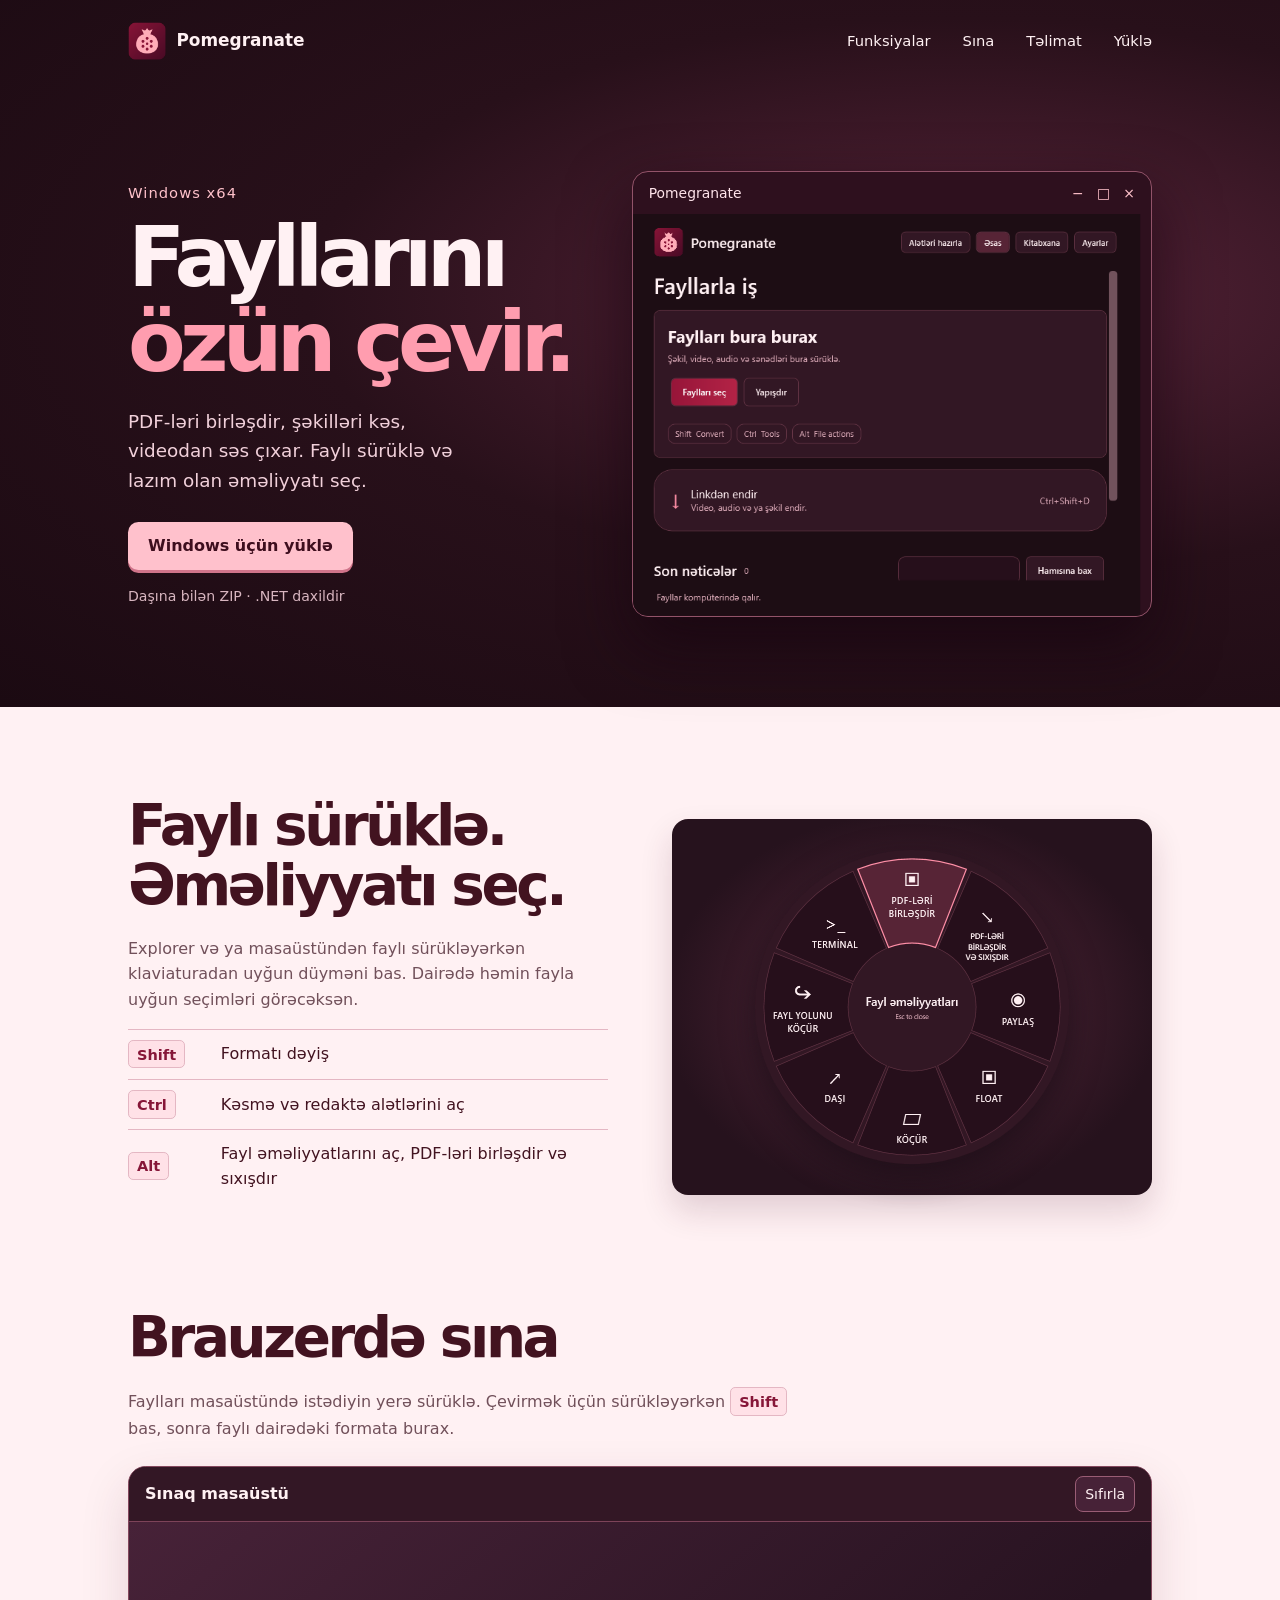
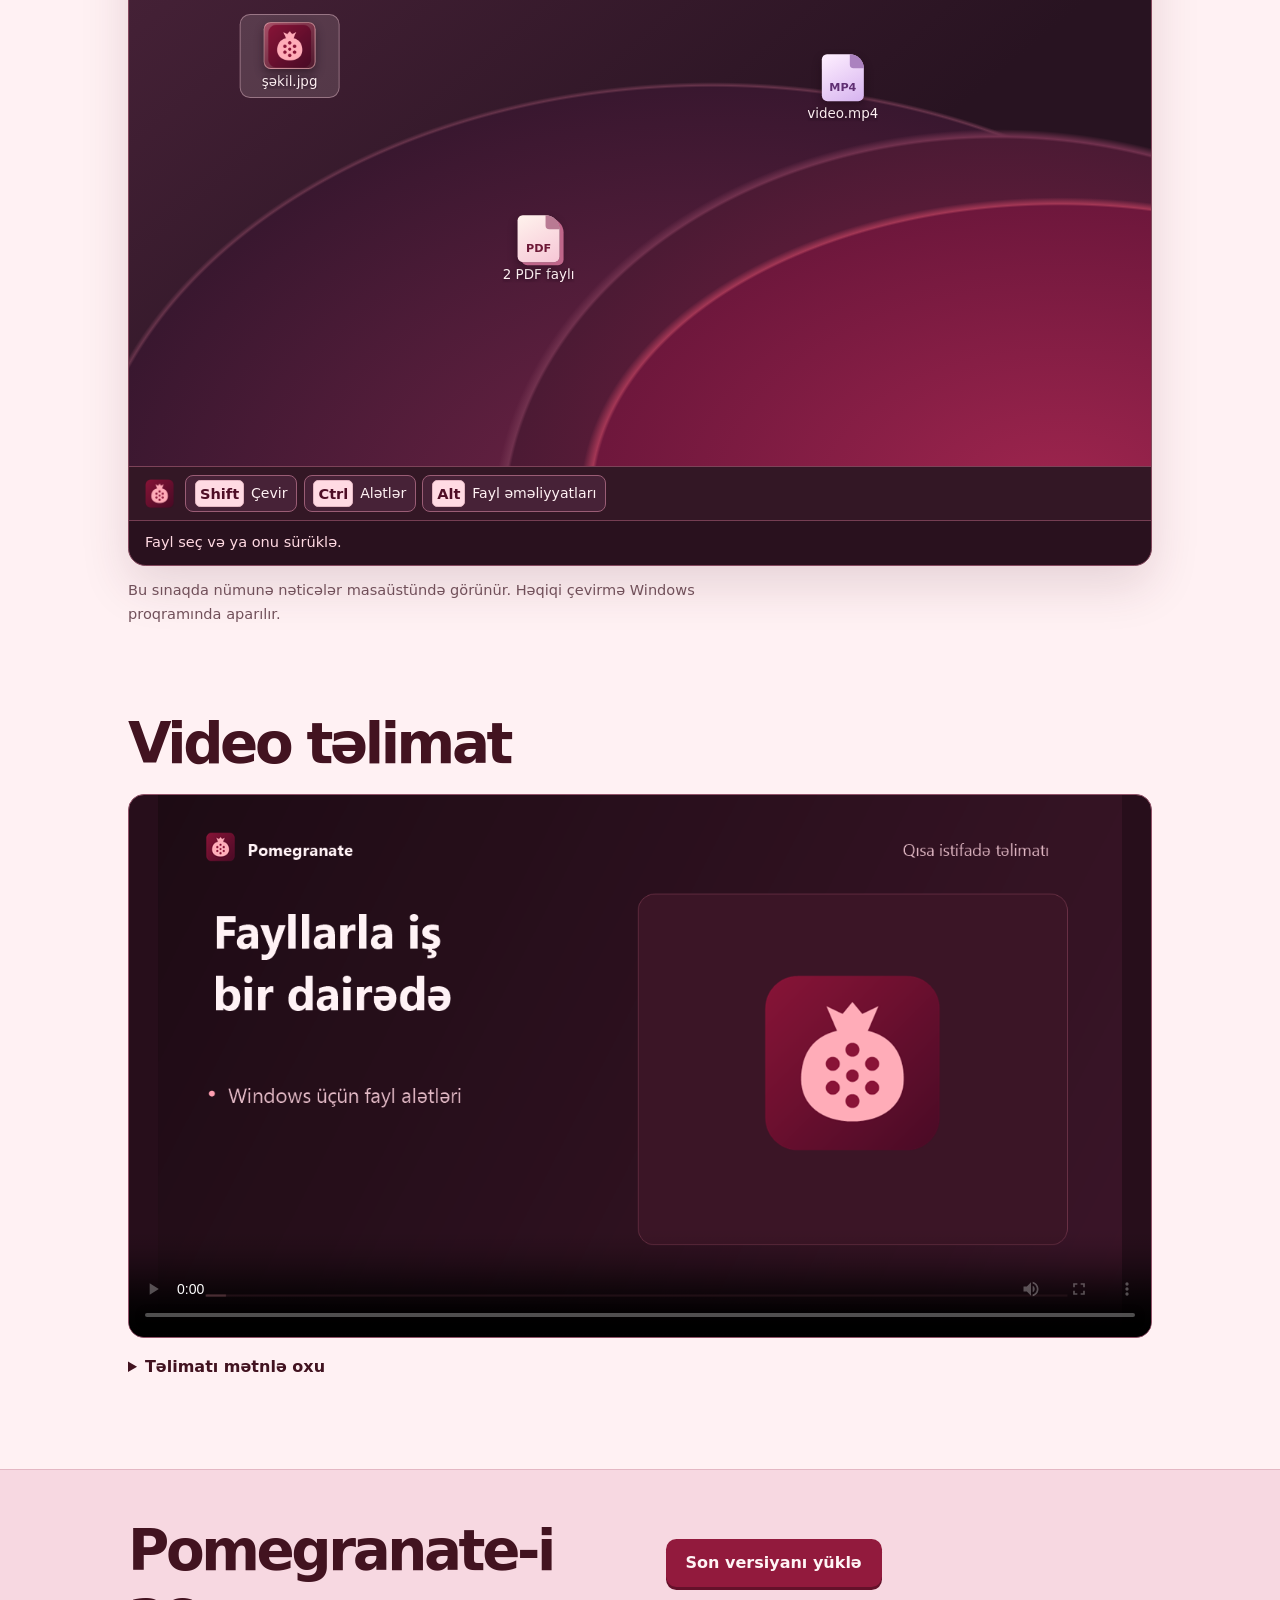
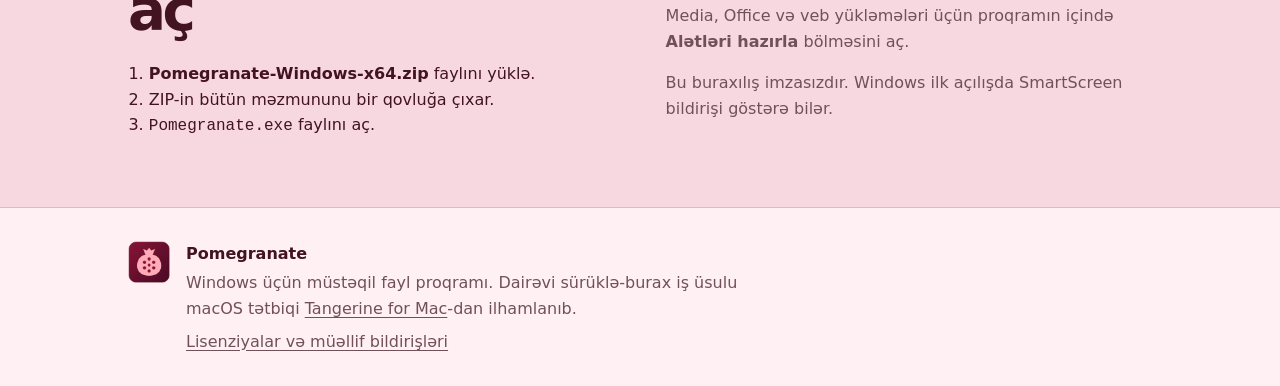
<file: docs/index.html>
<!doctype html>
<html lang="az">
<head>
  <meta charset="utf-8">
  <meta name="viewport" content="width=device-width, initial-scale=1">
  <meta name="description" content="Pomegranate Windows üçün fayl çevirmə və redaktə proqramıdır. Şəkilləri kəs, PDF-ləri birləşdir və videodan səs çıxar.">
  <meta name="theme-color" content="#2b0d1a">
  <title>Pomegranate — Windows üçün fayl alətləri</title>
  <link rel="icon" type="image/png" href="assets/nar.png">
  <link rel="stylesheet" href="style.css?v=desktop1">
</head>
<body>
  <a class="skip" href="#esas">Əsas məzmuna keç</a>
  <header class="top">
    <div class="wrap bar">
      <a class="brand" href="#esas"><img src="assets/nar.png" width="38" height="38" alt="">Pomegranate</a>
      <nav aria-label="Əsas menyu"><a href="#funksiyalar">Funksiyalar</a><a href="#sina">Sına</a><a href="#telimat">Təlimat</a><a href="#yukle">Yüklə</a></nav>
    </div>
    <main id="esas" class="wrap hero">
      <div class="intro">
        <p class="platform">Windows x64</p>
        <h1>Fayllarını<br> <em>özün çevir.</em></h1>
        <p class="lead">PDF-ləri birləşdir, şəkilləri kəs, videodan səs çıxar. Faylı sürüklə və lazım olan əməliyyatı seç.</p>
        <a class="button" href="https://github.com/m1staffa/pomegranate/releases/latest/download/Pomegranate-Windows-x64.zip">Windows üçün yüklə</a>
        <p class="meta">Daşına bilən ZIP · .NET daxildir</p>
      </div>
      <figure class="app">
        <div class="appbar">Pomegranate<span class="window-controls" aria-hidden="true">− □ ×</span></div>
        <img src="assets/pomegranate-windows.png" width="700" height="543" alt="Pomegranate proqramının bordo interfeysi və fayl sürükləmə sahəsi" fetchpriority="high">
      </figure>
    </main>
  </header>
  <section class="wrap feature" id="funksiyalar" aria-labelledby="features-title">
    <div>
      <h2 id="features-title">Faylı sürüklə.<br>Əməliyyatı seç.</h2>
      <p>Explorer və ya masaüstündən faylı sürükləyərkən klaviaturadan uyğun düyməni bas. Dairədə həmin fayla uyğun seçimləri görəcəksən.</p>
      <dl>
        <div><dt><kbd>Shift</kbd></dt><dd>Formatı dəyiş</dd></div>
        <div><dt><kbd>Ctrl</kbd></dt><dd>Kəsmə və redaktə alətlərini aç</dd></div>
        <div><dt><kbd>Alt</kbd></dt><dd>Fayl əməliyyatlarını aç, PDF-ləri birləşdir və sıxışdır</dd></div>
      </dl>
    </div>
    <figure class="wheel">
      <img src="assets/alt-dairesi.png" width="320" height="320" alt="İki PDF seçildikdə birləşdirmə və sıxışdırma seçimlərini göstərən Alt dairəsi" loading="lazy">
    </figure>
  </section>
  <section class="wrap playground" id="sina" aria-labelledby="demo-title">
    <h2 id="demo-title">Brauzerdə sına</h2>
    <p class="demo-mobile-message">Demonu kompüterdə aça bilərsən.</p>
    <p class="demo-desktop-only">Faylları masaüstündə istədiyin yerə sürüklə. Çevirmək üçün sürükləyərkən <kbd>Shift</kbd> bas, sonra faylı dairədəki formata burax.</p>
    <div class="demo demo-desktop-only" data-demo>
      <div class="demo-bar">
        <strong>Sınaq masaüstü</strong>
        <button class="demo-reset" type="button">Sıfırla</button>
      </div>
      <div class="demo-workspace">
        <div class="demo-files" role="group" aria-label="Nümunə fayllar">
          <button type="button" data-file="photo" style="--x:12%;--y:20%" aria-pressed="true"><span class="demo-file-icon demo-photo" aria-hidden="true"></span><span class="demo-filename">şəkil.jpg</span></button>
          <button type="button" data-file="pdfs" style="--x:39%;--y:62%" aria-pressed="false"><span class="demo-file-icon demo-pdf" aria-hidden="true">PDF</span><span class="demo-filename">2 PDF faylı</span></button>
          <button type="button" data-file="video" style="--x:72%;--y:27%" aria-pressed="false"><span class="demo-file-icon demo-video" aria-hidden="true">MP4</span><span class="demo-filename">video.mp4</span></button>
        </div>
        <div class="demo-wheel" role="group" aria-label="Dairə seçimləri" hidden>
          <span class="demo-center"><img src="assets/nar.png" width="32" height="32" alt="" draggable="false"><span class="demo-wheel-label"></span></span>
          <div class="demo-petals"></div>
        </div>
      </div>
      <div class="demo-taskbar">
        <img src="assets/nar.png" width="29" height="29" alt="">
        <div class="demo-modes" aria-label="Dairə menyusunun rejimi">
          <button type="button" data-mode="convert" aria-pressed="false"><kbd>Shift</kbd> Çevir</button>
          <button type="button" data-mode="tools" aria-pressed="false"><kbd>Ctrl</kbd> Alətlər</button>
          <button type="button" data-mode="actions" aria-pressed="false"><kbd>Alt</kbd> Fayl əməliyyatları</button>
        </div>
      </div>
      <p class="demo-status" role="status">Fayl seç və ya onu sürüklə.</p>
    </div>
    <p class="demo-note demo-desktop-only">Bu sınaqda nümunə nəticələr masaüstündə görünür. Həqiqi çevirmə Windows proqramında aparılır.</p>
    <noscript class="demo-desktop-only"><p>Brauzer demosunu açmaq üçün JavaScript-i aktiv et.</p></noscript>
  </section>

  <section class="wrap tutorial" id="telimat" aria-labelledby="tutorial-title">
    <h2 id="tutorial-title">Video təlimat</h2>
    <video controls playsinline preload="metadata" width="1280" height="720"
        poster="assets/video-onbaxis.png" aria-label="Pomegranate üçün 65 saniyəlik animasiyalı təlimat">
      <source src="assets/Pomegranate-Telimati.mp4" type="video/mp4">
      <a href="assets/Pomegranate-Telimati.mp4">Təlimat videosunu yüklə</a>
    </video>
    <details>
      <summary>Təlimatı mətnlə oxu</summary>
      <ul>
        <li>Explorer-dən faylı sürüklə və ya proqramda Ctrl+O ilə seç.</li>
        <li>Formatı dəyişmək üçün faylı sürükləyərkən Shift bas və çıxış formatına burax.</li>
        <li>İki və ya daha çox PDF-i birlikdə sürüklə, Alt bas və birləşdirmə seçiminə burax. Sıranı və hədəf ölçünü seç.</li>
        <li>Şəkli sürükləyərkən Ctrl bas, Şəkli kəs seçimini aç və saxlayacağın sahəni seç.</li>
        <li>Açıq media linkini kopyala və Ctrl+Shift+D bas. Linkin dəstəklədiyi çıxışı seç.</li>
      </ul>
    </details>
  </section>

  <section class="download" id="yukle" aria-labelledby="download-title">
    <div class="wrap download-grid">
      <div>
        <h2 id="download-title">Pomegranate-i aç</h2>
        <ol>
          <li><strong>Pomegranate-Windows-x64.zip</strong> faylını yüklə.</li>
          <li>ZIP-in bütün məzmununu bir qovluğa çıxar.</li>
          <li><code>Pomegranate.exe</code> faylını aç.</li>
        </ol>
      </div>
      <div>
        <a class="button dark-button" href="https://github.com/m1staffa/pomegranate/releases/latest/download/Pomegranate-Windows-x64.zip">Son versiyanı yüklə</a>
        <p>Media, Office və veb yükləmələri üçün proqramın içində <strong>Alətləri hazırla</strong> bölməsini aç.</p>
        <p>Bu buraxılış imzasızdır. Windows ilk açılışda SmartScreen bildirişi göstərə bilər.</p>
      </div>
    </div>
  </section>
  <footer class="wrap foot">
    <img src="assets/nar.png" width="42" height="42" alt="">
    <div><strong>Pomegranate</strong><p>Windows üçün müstəqil fayl proqramı. Dairəvi sürüklə-burax iş üsulu macOS tətbiqi <a href="https://tangerineformac.com/">Tangerine for Mac</a>-dan ilhamlanıb.</p><a href="licenses.html">Lisenziyalar və müəllif bildirişləri</a></div>
  </footer>
<script defer src="demo.js?v=desktop1"></script>
</body>
</html>
</file>
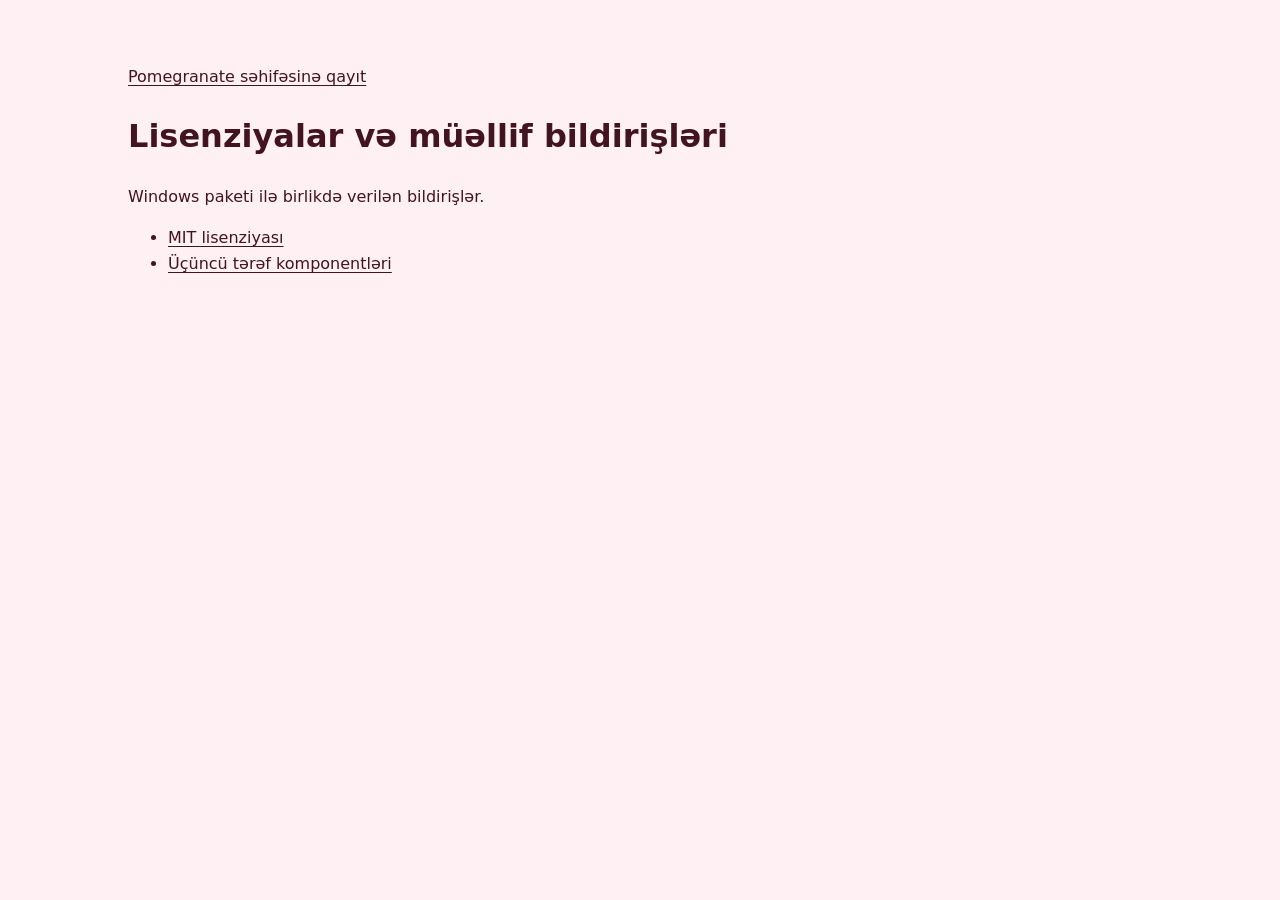
<file: docs/licenses.html>
<!doctype html>
<html lang="az"><head><meta charset="utf-8"><meta name="viewport" content="width=device-width, initial-scale=1"><title>Pomegranate lisenziyaları</title><link rel="stylesheet" href="style.css"></head>
<body><main class="wrap" style="padding-block:3rem"><p><a href="index.html">Pomegranate səhifəsinə qayıt</a></p><h1>Lisenziyalar və müəllif bildirişləri</h1><p>Windows paketi ilə birlikdə verilən bildirişlər.</p><ul><li><a href="licenses/LICENSE.txt">MIT lisenziyası</a></li><li><a href="licenses/THIRD-PARTY-NOTICES.txt">Üçüncü tərəf komponentləri</a></li></ul></main></body></html>
</file>
<file: docs/style.css>
:root{color-scheme:light;--plum:#28101a;--deep:#1b0a12;--wine:#861638;--rose:#ff9daf;--paper:#fff1f3;--ink:#421320;--muted:#71505a;--line:#e4b7c3}
*{box-sizing:border-box}html{scroll-behavior:smooth}body{margin:0;background:var(--paper);color:var(--ink);font:1rem/1.6 "Segoe UI",system-ui,sans-serif}img{display:block;max-width:100%;height:auto}a{color:inherit;text-underline-offset:.2em}a:focus-visible{outline:3px solid currentColor;outline-offset:5px}.wrap{max-width:72rem;margin:auto;padding-inline:clamp(1.25rem,5vw,4rem)}.skip{position:absolute;z-index:10;left:1rem;top:1rem;background:#fff;color:var(--ink);padding:.5rem .75rem;transform:translateY(-200%)}.skip:focus{transform:none}
.top{background:radial-gradient(ellipse at 75% 42%,#59243a 0%,var(--plum) 48%,var(--deep) 100%);color:var(--paper)}.bar{display:flex;justify-content:space-between;align-items:center;padding-block:1.35rem;gap:1rem}.brand{display:flex;align-items:center;gap:.65rem;font-weight:650;font-size:1.06rem;text-decoration:none}.bar nav{display:flex;gap:clamp(1rem,3vw,2rem);font-size:.92rem}.bar nav a{text-decoration:none}.bar nav a:hover,.foot a:hover{text-decoration:underline}
.hero{display:grid;grid-template-columns:1fr 1.15fr;align-items:center;gap:clamp(1.75rem,4vw,4rem);padding-block:clamp(3.2rem,7vw,6.6rem)}.platform{color:#ffc2cb;font-size:.92rem;letter-spacing:.07em;margin:0 0 .7rem}.hero h1{font-size:clamp(3rem,6.7vw,5.25rem);line-height:1.01;letter-spacing:-.07em;margin:0;font-weight:730}.hero h1 em{color:var(--rose);font-style:normal}.lead{max-width:30ch;color:#f1d0da;font-size:1.15rem;margin:1.35rem 0 1.7rem}.button{display:inline-flex;min-height:3rem;padding:.7rem 1.25rem;justify-content:center;align-items:center;border-radius:.65rem;text-decoration:none;background:#ffc1cc;color:#3e0e1e;font-weight:700;box-shadow:0 3px 0 #d0748a}.button:hover{background:#ffdae0}.meta{color:#d8b6c0;font-size:.88rem;margin:.9rem 0 0}.app{margin:0;border:1px solid #925369;border-radius:1rem;overflow:hidden;background:#2e101e;box-shadow:0 1.75rem 4rem #16040fb8}.appbar{display:flex;align-items:center;gap:1rem;padding:.62rem 1rem;color:#ffe4eb;font-size:.87rem}.window-controls{margin-left:auto;word-spacing:.55rem;color:#ffc2cb}.app img{width:100%;height:auto}
.feature{display:grid;grid-template-columns:1fr 1fr;align-items:center;gap:clamp(1.7rem,5vw,5rem);padding-block:clamp(3.3rem,7vw,6.3rem)}h2{font-size:clamp(2rem,4.4vw,3.55rem);line-height:1.07;letter-spacing:-.06em;margin:0 0 1.2rem}.feature p,.download p{max-width:49ch;color:var(--muted)}dl>div{display:grid;grid-template-columns:5rem 1fr;gap:.8rem;align-items:center;padding:.65rem 0;border-top:1px solid var(--line)}dd{margin:0}kbd{display:inline-block;padding:.1rem .5rem;background:#ffe1e7;border:1px solid var(--line);border-radius:.32rem;color:var(--wine);font:inherit;font-weight:650;font-size:.91rem}.wheel{background:radial-gradient(ellipse at center,#5c2a3e,#26121d 73%);display:grid;place-items:center;min-height:22rem;margin:0;border-radius:1rem;padding:1.75rem;box-shadow:0 1rem 2rem #4d193329}.wheel img{filter:drop-shadow(0 .75rem 1rem #170b15b0);width:min(100%,20rem)}
.download{background:#f7d8e1;border-block:1px solid var(--line)}.download-grid{display:grid;grid-template-columns:1fr 1fr;gap:clamp(1rem,4vw,4rem);align-items:center;padding-block:3.2rem}.download ol{padding-left:1.3rem}.dark-button{background:#921a3d;color:#fff4f5;box-shadow:0 3px 0 #64112a}.dark-button:hover{background:#aa244c}.foot{display:flex;align-items:flex-start;gap:1rem;padding-block:2.1rem;color:var(--muted)}.foot p{max-width:55ch;margin:.2rem 0 .45rem}.foot strong{color:var(--ink)}
@media(max-width:760px){.hero,.feature,.download-grid{grid-template-columns:minmax(0,1fr)}.hero{padding-top:2.1rem}.lead{max-width:44ch}.wheel{min-height:0}.hero h1{overflow-wrap:anywhere}.app{min-width:0;max-width:38rem}}
@media(max-width:380px){.bar nav{gap:.65rem}.brand img{width:30px}.brand{font-size:.96rem}}
@media(prefers-reduced-motion:reduce){html{scroll-behavior:auto}}

.tutorial{padding-block:0 clamp(3.2rem,7vw,5.75rem)}
.tutorial video{display:block;width:100%;height:auto;max-height:34rem;aspect-ratio:16/9;border:1px solid #925369;border-radius:1rem;background:#270e1b;object-fit:contain}
.tutorial details{margin-top:1rem;color:var(--ink)}.tutorial summary{cursor:pointer;font-weight:650}.tutorial details li{margin-block:.35rem}
@media(max-width:500px){.bar{flex-wrap:wrap}.bar nav{gap:1rem}}
.playground{padding-block:0 clamp(3.2rem,7vw,5.75rem)}
.playground>p{max-width:65ch;color:var(--muted)}
.demo{margin-top:1.55rem;background:#29111e;border:1px solid #84485e;color:var(--paper);border-radius:1.1rem;overflow:hidden;box-shadow:0 1.2rem 3rem #51233825}
.demo-bar,.demo-taskbar{display:flex;align-items:center;gap:.7rem;padding:.55rem clamp(.65rem,2vw,1rem);background:#331725}
.demo-bar{justify-content:space-between;border-bottom:1px solid #7d4359}
.demo-taskbar{border-top:1px solid #7d4359}
.demo-taskbar>img{flex:none}
.demo-modes{display:flex;flex-wrap:wrap;gap:.4rem}
.demo button{color:inherit;font:inherit;cursor:pointer}
.demo button:focus-visible{outline:2px solid #ffc8d4;outline-offset:3px}
.demo .demo-reset,.demo-modes button{min-height:2.25rem;border:1px solid #9a5d75;border-radius:.5rem;background:#472237;padding:.25rem .55rem;font-size:.88rem}
.demo-reset:hover,.demo-modes button:hover,.demo-modes button[aria-pressed=true]{background:#852347;border-color:#ec92aa}
.demo kbd{background:#ffdae3;color:#4f0e26;padding:.03rem .25rem;margin-inline-end:.15rem}
.demo-workspace{
  position:relative;isolation:isolate;height:clamp(24rem,54vw,34rem);overflow:hidden;
  background:
    radial-gradient(ellipse 66% 78% at 91% 106%,#9f254e 0%,#6e173c 69%,#a33755 69.5%,transparent 71%),
    radial-gradient(ellipse 61% 90% at 85% 111%,#8d2047 0%,#4c1a34 79%,#71314e 79.5%,transparent 81%),
    radial-gradient(ellipse 72% 96% at 57% 112%,#752448 0%,#39172f 85%,#66334a 85.4%,transparent 86%),
    linear-gradient(140deg,#472238,#281321 63%);
}
.demo-files{position:absolute;inset:0}
.demo-files button{
  position:absolute;left:0;top:0;z-index:1;display:grid;justify-items:center;align-content:center;gap:.35rem;
  width:6.25rem;height:5.25rem;max-width:34%;padding:.32rem;border:1px solid transparent;border-radius:.65rem;
  background:transparent;text-align:center;touch-action:none;user-select:none;cursor:grab;
  transform:translate3d(var(--x),var(--y),0);-webkit-touch-callout:none;
}
.demo-files button:hover,.demo-files button[aria-pressed=true]{background:#fff1f321;border-color:#ffd0dd64}
.demo-files button.is-dragging{z-index:4;pointer-events:none;opacity:.82;background:#ffbfd134;border-color:#ffe1e68c}
.demo-filename{font-size:.84rem;line-height:1.08;max-width:100%;overflow:hidden;text-overflow:ellipsis;white-space:nowrap;text-shadow:0 1px 5px #1e071c}
.demo-file-icon{
  position:relative;width:2.65rem;height:2.95rem;display:grid;align-content:end;justify-items:center;
  padding-bottom:.29rem;border-radius:.32rem .9rem .35rem .35rem;font-weight:790;font-size:.7rem;
  color:#6d1836;background:linear-gradient(150deg,#fff3ed,#f6c6d6);box-shadow:0 .3rem .6rem #19081377;
}
.demo-file-icon::after{content:"";position:absolute;right:0;top:0;width:.9rem;height:.9rem;border-radius:0 .9rem 0 .24rem;background:#b97a93}
.demo-pdf{box-shadow:4px 3px 0 #bf668a,0 .3rem .6rem #19081377}
.demo-photo{width:3.3rem;border:1px solid #ffd1d07a;border-radius:.45rem;background:url("assets/nar.png") center 55%/86% auto no-repeat,linear-gradient(140deg,#a84f67,#4e192d)}
.demo-photo::after{display:none}
.demo-video{color:#603073;background:linear-gradient(150deg,#fff0ff,#d6b3ef)}
.demo-video::after{background:#ab82bf}
.demo-files [data-output] .demo-file-icon{color:#135b45;background:linear-gradient(145deg,#f3fff0,#b1e3cc)}
.demo-files [data-output] .demo-file-icon::after{background:#7fbaac}
.demo-files .demo-created .demo-file-icon{animation:demo-appear .29s ease-out both}
.demo-wheel{
  position:absolute;z-index:3;left:var(--left);top:var(--top);width:min(21rem,calc(100% - 1rem));aspect-ratio:1;
  display:grid;place-items:center;border:1px solid #d88da8;border-radius:50%;
  background:repeating-conic-gradient(from var(--start),#62213ef5 0deg calc(var(--step) - 1deg),#ba718b calc(var(--step) - 1deg) var(--step));
  box-shadow:0 1rem 2.8rem #170512a8,inset 0 0 3rem #260a20a1;transform:translate(-50%,-50%);
}
.demo-wheel[hidden]{display:none}
.demo-wheel:not([hidden]){animation:demo-wheel-in .19s cubic-bezier(.16,1,.3,1) both}
.demo-center{height:32%;width:32%;display:grid;place-content:center;justify-items:center;gap:.2rem;text-align:center;border:1px solid #bd6b8c;border-radius:50%;background:#2f1124;font-weight:680;line-height:1.06;font-size:clamp(.68rem,2.9vw,.88rem);padding:.25rem}
.demo-center img{width:clamp(1.3rem,5vw,2rem)}
.demo-petals{position:absolute;inset:0;pointer-events:none}
.demo-petals button{
  position:absolute;left:var(--x);top:var(--y);transform:translate(-50%,-50%);pointer-events:auto;font-weight:700;
  line-height:1.12;text-wrap:balance;font-size:clamp(.71rem,2.6vw,.9rem);width:28%;min-height:2.55rem;
  border:1px solid #c0809b;border-radius:.56rem;padding:.25rem;background:#481f38;
  transition:background .13s ease,box-shadow .13s ease;
}
.demo-petals button:hover,.demo-petals button.is-target{background:#a22d56;box-shadow:0 0 0 2px #ffadbd}
.demo-status{min-height:2.8rem;margin:0;padding:.55rem clamp(.65rem,2vw,1rem);border-top:1px solid #753e53;color:#ffd9e2;font-size:.91rem}
.playground .demo-note{font-size:.91rem;margin:.75rem 0 0}
.demo-desktop-only{display:none}
@media(any-hover:hover) and (any-pointer:fine){
  .demo-desktop-only{display:block}
  .demo-mobile-message{display:none}
}
@keyframes demo-wheel-in{from{opacity:0;transform:translate(-50%,-50%) scale(.91)}to{opacity:1;transform:translate(-50%,-50%) scale(1)}}
@keyframes demo-appear{from{opacity:0;transform:translateY(.45rem) scale(.86)}to{opacity:1;transform:none}}
@media(max-width:460px){
  .demo-files button{width:5.4rem}
  .demo-taskbar{gap:.45rem}
  .demo-taskbar>img{width:1.4rem}
  .demo-modes{gap:.3rem}
  .demo-modes button{font-size:.81rem;padding:.25rem .35rem}
}
@media(prefers-reduced-motion:reduce){
  .demo-wheel:not([hidden]),.demo-files .demo-created .demo-file-icon{animation:none}
  .demo-petals button{transition:none}
}
</file>
